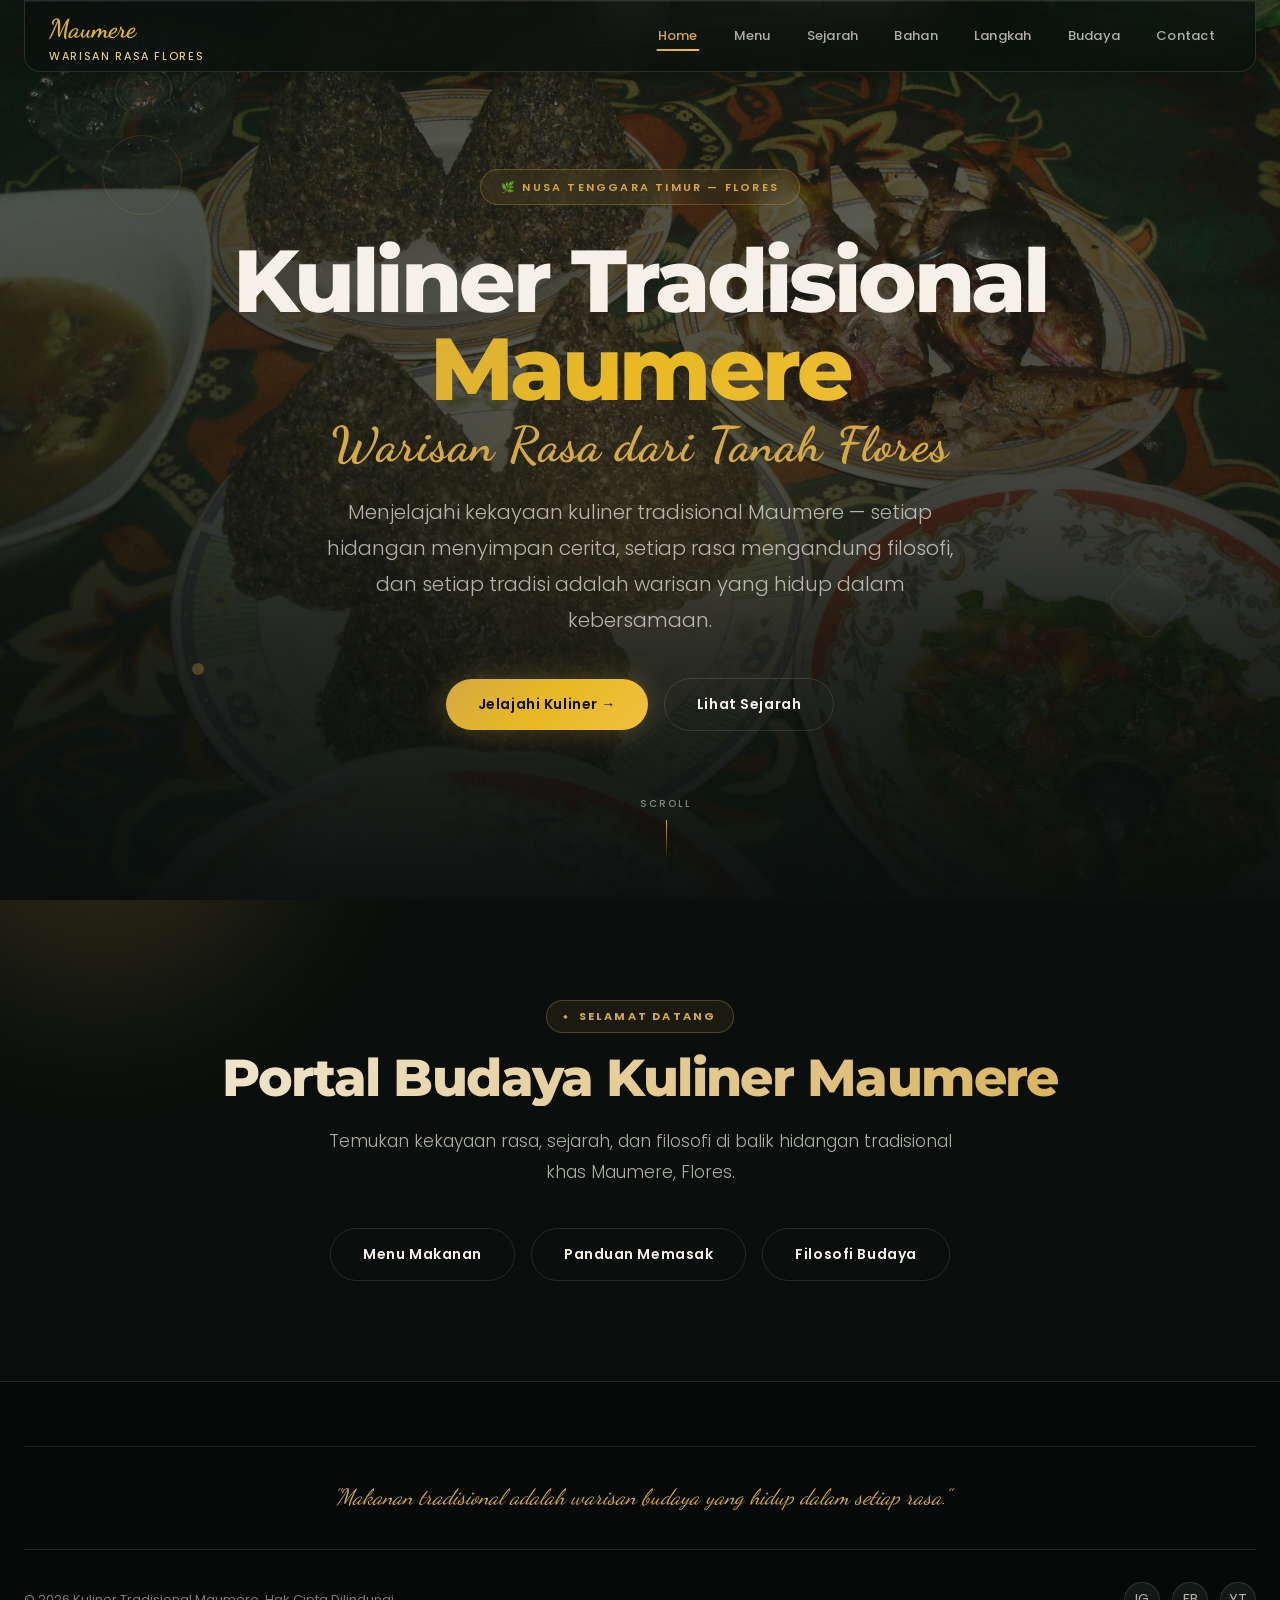
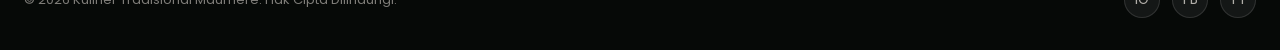
<file: index.html>
<!DOCTYPE html>
<html lang="id">
<head>
  <meta charset="UTF-8">
  <meta name="viewport" content="width=device-width, initial-scale=1.0">
  <title>Kuliner Tradisional Maumere</title>
  <link rel="stylesheet" href="style.css">
  <link href="https://fonts.googleapis.com/css2?family=Dancing+Script:wght@400;700&family=Poppins:wght@300;400;600;700;800&family=Montserrat:wght@300;600;700;800;900&display=swap" rel="stylesheet">
</head>
<body>
  <div class="floating-orb floating-orb-1"></div>
  <div class="floating-orb floating-orb-2"></div>
  <div class="floating-orb floating-orb-3"></div>

  <nav class="navbar">
    <div class="navbar-inner">
      <a href="index.html" class="navbar-logo">Maumere<span>Warisan Rasa Flores</span></a>
      <input type="checkbox" id="nav-toggle" class="nav-toggle">
      <label for="nav-toggle" class="nav-toggle-label"><span></span><span></span><span></span></label>
      <div class="navbar-menu">
        <a href="index.html" class="active">Home</a>
        <a href="menu.html">Menu</a>
        <a href="sejarah.html">Sejarah</a>
        <a href="bahan.html">Bahan</a>
        <a href="langkah.html">Langkah</a>
        <a href="budaya.html">Budaya</a>
        <a href="contact.html">Contact</a>
      </div>
    </div>
  </nav>

  <section class="hero">
    <div class="hero-bg"><img src="Foto.jpg" alt="Kuliner Maumere"></div>
    <div class="hero-overlay"></div>
    <div class="hero-glow"></div>
    <div class="hero-float hero-float-1"></div>
    <div class="hero-float hero-float-2"></div>
    <div class="hero-float hero-float-3"></div>
    <div class="hero-float hero-float-4"></div>

    <div class="hero-content">
      <div class="hero-badge">🌿 Nusa Tenggara Timur — Flores</div>
      <h1 class="hero-title">
        <span class="line-1">Kuliner Tradisional</span>
        <span class="line-2">Maumere</span>
        <span class="line-script">Warisan Rasa dari Tanah Flores</span>
      </h1>
      <p class="hero-desc">Menjelajahi kekayaan kuliner tradisional Maumere — setiap hidangan menyimpan cerita, setiap rasa mengandung filosofi, dan setiap tradisi adalah warisan yang hidup dalam kebersamaan.</p>
      <div class="hero-buttons">
        <a href="menu.html" class="btn btn-primary">Jelajahi Kuliner →</a>
        <a href="sejarah.html" class="btn btn-outline">Lihat Sejarah</a>
      </div>
    </div>
    <div class="hero-scroll"><span>Scroll</span><div class="scroll-line"></div></div>
  </section>

  <section class="section">
    <div class="section-container" style="text-align: center;">
      <div class="section-label">Selamat Datang</div>
      <h2 class="section-title">Portal Budaya Kuliner Maumere</h2>
      <p class="section-subtitle" style="margin: 0 auto 40px;">Temukan kekayaan rasa, sejarah, dan filosofi di balik hidangan tradisional khas Maumere, Flores.</p>
      <div style="display: flex; flex-wrap: wrap; gap: 16px; justify-content: center;">
        <a href="menu.html" class="btn btn-outline">Menu Makanan</a>
        <a href="langkah.html" class="btn btn-outline">Panduan Memasak</a>
        <a href="budaya.html" class="btn btn-outline">Filosofi Budaya</a>
      </div>
    </div>
  </section>

  <footer class="footer">
    <div class="footer-inner">
      <div class="footer-quote"><p>"Makanan tradisional adalah warisan budaya yang hidup dalam setiap rasa."</p></div>
      <div class="footer-bottom">
        <p>&copy; 2026 Kuliner Tradisional Maumere. Hak Cipta Dilindungi.</p>
        <div class="footer-social"><a href="#">IG</a><a href="#">FB</a><a href="#">YT</a></div>
      </div>
    </div>
  </footer>
</body>
</html>
</file>
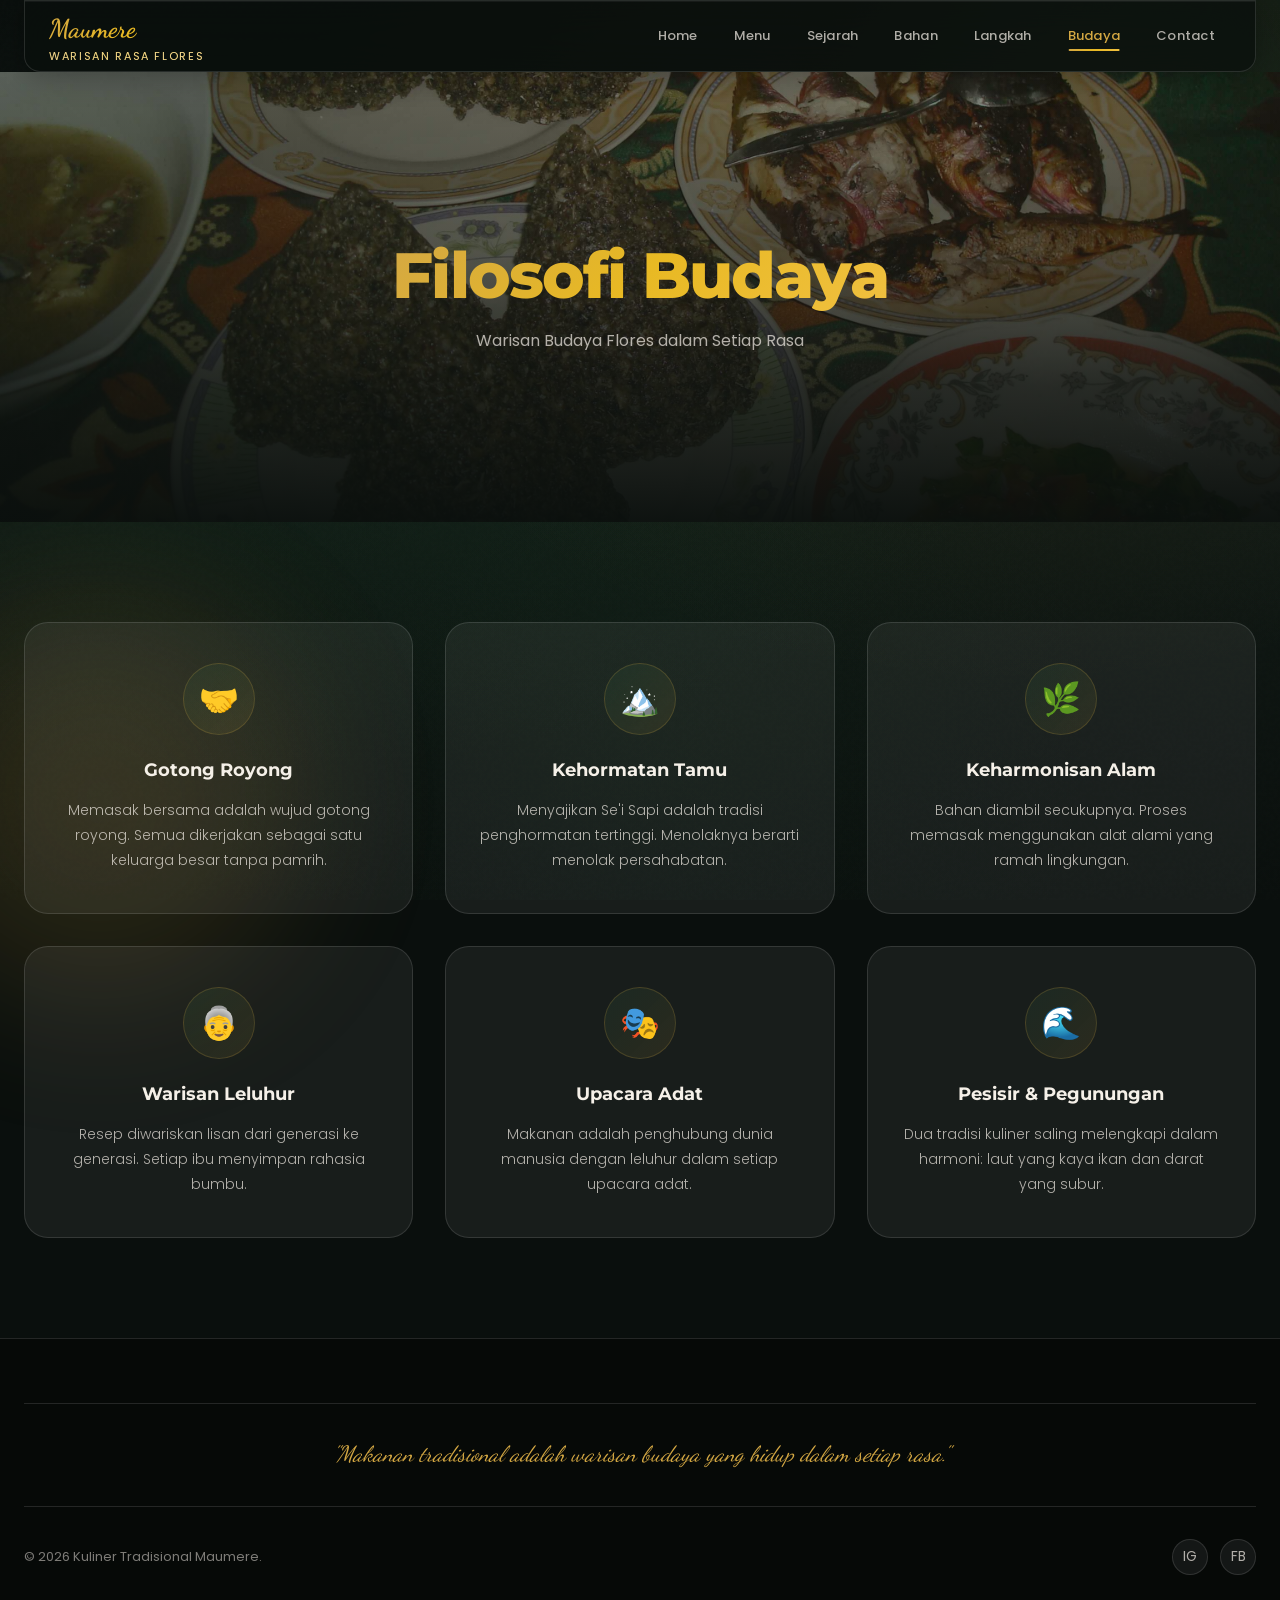
<file: budaya.html>
<!DOCTYPE html>
<html lang="id">
<head>
  <meta charset="UTF-8">
  <meta name="viewport" content="width=device-width, initial-scale=1.0">
  <title>Budaya - Kuliner Maumere</title>
  <link rel="stylesheet" href="style.css">
  <link href="https://fonts.googleapis.com/css2?family=Dancing+Script:wght@400;700&family=Poppins:wght@300;400;600;700;800&family=Montserrat:wght@300;600;700;800;900&display=swap" rel="stylesheet">
</head>
<body>
  <div class="floating-orb floating-orb-1"></div><div class="floating-orb floating-orb-2"></div>
  <nav class="navbar">
    <div class="navbar-inner">
      <a href="index.html" class="navbar-logo">Maumere<span>Warisan Rasa Flores</span></a>
      <input type="checkbox" id="nav-toggle" class="nav-toggle">
      <label for="nav-toggle" class="nav-toggle-label"><span></span><span></span><span></span></label>
      <div class="navbar-menu">
        <a href="index.html">Home</a><a href="menu.html">Menu</a><a href="sejarah.html">Sejarah</a><a href="bahan.html">Bahan</a><a href="langkah.html">Langkah</a><a href="budaya.html" class="active">Budaya</a><a href="contact.html">Contact</a>
      </div>
    </div>
  </nav>

  <section class="page-hero">
    <div class="hero-bg"><img src="Foto.jpg" alt="Budaya"></div>
    <div class="hero-overlay"></div>
    <div class="page-hero-content">
      <h1 class="page-hero-title">Filosofi Budaya</h1>
      <p style="color: var(--text-secondary);">Warisan Budaya Flores dalam Setiap Rasa</p>
    </div>
  </section>

  <section class="section">
    <div class="section-container">
      <div class="culture-grid">
        <div class="culture-card">
          <div class="culture-icon">🤝</div>
          <h3>Gotong Royong</h3>
          <p>Memasak bersama adalah wujud gotong royong. Semua dikerjakan sebagai satu keluarga besar tanpa pamrih.</p>
        </div>
        <div class="culture-card">
          <div class="culture-icon">🏔️</div>
          <h3>Kehormatan Tamu</h3>
          <p>Menyajikan Se'i Sapi adalah tradisi penghormatan tertinggi. Menolaknya berarti menolak persahabatan.</p>
        </div>
        <div class="culture-card">
          <div class="culture-icon">🌿</div>
          <h3>Keharmonisan Alam</h3>
          <p>Bahan diambil secukupnya. Proses memasak menggunakan alat alami yang ramah lingkungan.</p>
        </div>
        <div class="culture-card">
          <div class="culture-icon">👵</div>
          <h3>Warisan Leluhur</h3>
          <p>Resep diwariskan lisan dari generasi ke generasi. Setiap ibu menyimpan rahasia bumbu.</p>
        </div>
        <div class="culture-card">
          <div class="culture-icon">🎭</div>
          <h3>Upacara Adat</h3>
          <p>Makanan adalah penghubung dunia manusia dengan leluhur dalam setiap upacara adat.</p>
        </div>
        <div class="culture-card">
          <div class="culture-icon">🌊</div>
          <h3>Pesisir & Pegunungan</h3>
          <p>Dua tradisi kuliner saling melengkapi dalam harmoni: laut yang kaya ikan dan darat yang subur.</p>
        </div>
      </div>
    </div>
  </section>

  <footer class="footer">
    <div class="footer-inner"><div class="footer-quote"><p>"Makanan tradisional adalah warisan budaya yang hidup dalam setiap rasa."</p></div><div class="footer-bottom"><p>&copy; 2026 Kuliner Tradisional Maumere.</p><div class="footer-social"><a href="#">IG</a><a href="#">FB</a></div></div></div>
  </footer>
</body>
</html>
</file>
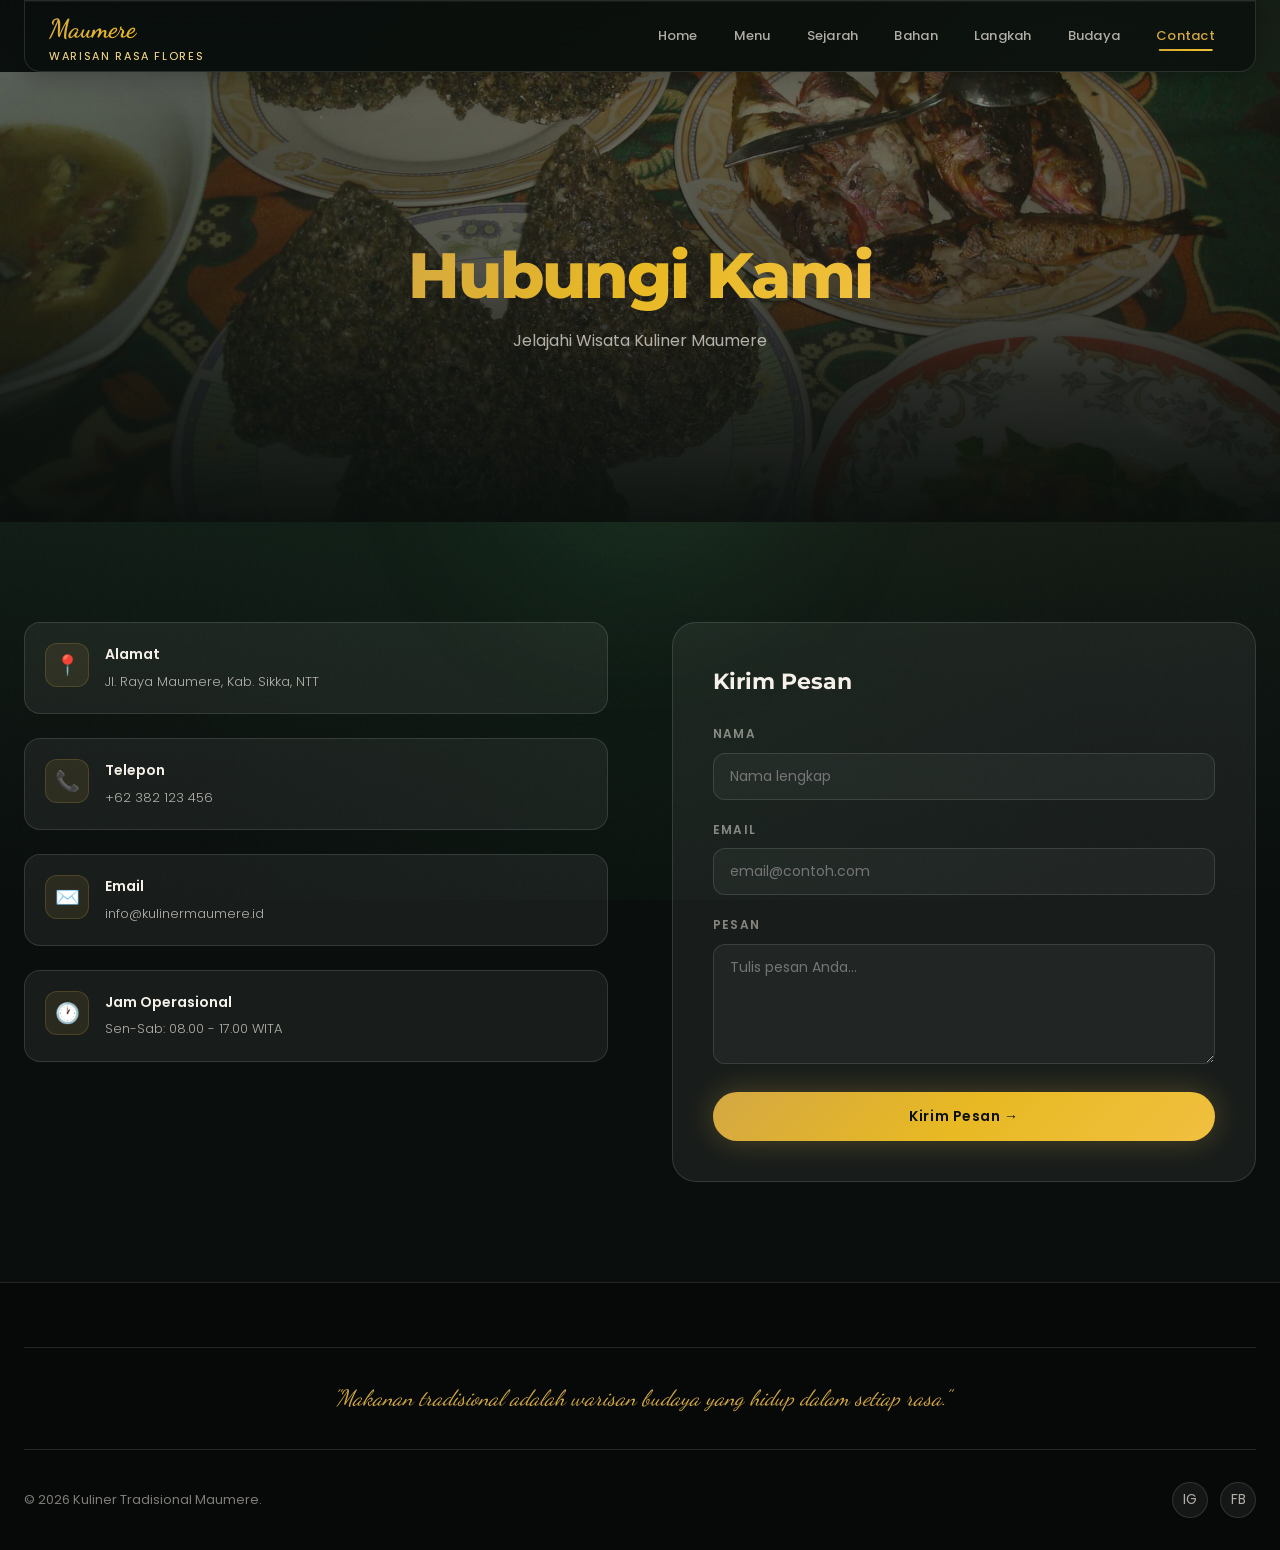
<file: contact.html>
<!DOCTYPE html>
<html lang="id">
<head>
  <meta charset="UTF-8">
  <meta name="viewport" content="width=device-width, initial-scale=1.0">
  <title>Contact - Kuliner Maumere</title>
  <link rel="stylesheet" href="style.css">
  <link href="https://fonts.googleapis.com/css2?family=Dancing+Script:wght@400;700&family=Poppins:wght@300;400;600;700;800&family=Montserrat:wght@300;600;700;800;900&display=swap" rel="stylesheet">
</head>
<body>
  <div class="floating-orb floating-orb-1"></div><div class="floating-orb floating-orb-3"></div>
  <nav class="navbar">
    <div class="navbar-inner">
      <a href="index.html" class="navbar-logo">Maumere<span>Warisan Rasa Flores</span></a>
      <input type="checkbox" id="nav-toggle" class="nav-toggle">
      <label for="nav-toggle" class="nav-toggle-label"><span></span><span></span><span></span></label>
      <div class="navbar-menu">
        <a href="index.html">Home</a><a href="menu.html">Menu</a><a href="sejarah.html">Sejarah</a><a href="bahan.html">Bahan</a><a href="langkah.html">Langkah</a><a href="budaya.html">Budaya</a><a href="contact.html" class="active">Contact</a>
      </div>
    </div>
  </nav>

  <section class="page-hero">
    <div class="hero-bg"><img src="Foto.jpg" alt="Contact"></div>
    <div class="hero-overlay"></div>
    <div class="page-hero-content">
      <h1 class="page-hero-title">Hubungi Kami</h1>
      <p style="color: var(--text-secondary);">Jelajahi Wisata Kuliner Maumere</p>
    </div>
  </section>

  <section class="section">
    <div class="section-container">
      <div class="contact-grid">
        <div class="contact-info">
          <div class="contact-item">
            <div class="contact-item-icon">📍</div>
            <div><h4>Alamat</h4><p>Jl. Raya Maumere, Kab. Sikka, NTT</p></div>
          </div>
          <div class="contact-item">
            <div class="contact-item-icon">📞</div>
            <div><h4>Telepon</h4><p>+62 382 123 456</p></div>
          </div>
          <div class="contact-item">
            <div class="contact-item-icon">✉️</div>
            <div><h4>Email</h4><p>info@kulinermaumere.id</p></div>
          </div>
          <div class="contact-item">
            <div class="contact-item-icon">🕐</div>
            <div><h4>Jam Operasional</h4><p>Sen-Sab: 08.00 - 17.00 WITA</p></div>
          </div>
        </div>
        <div class="contact-form">
          <h3>Kirim Pesan</h3>
          <form action="#">
            <div class="form-group">
              <label>Nama</label>
              <input type="text" placeholder="Nama lengkap">
            </div>
            <div class="form-group">
              <label>Email</label>
              <input type="email" placeholder="email@contoh.com">
            </div>
            <div class="form-group">
              <label>Pesan</label>
              <textarea placeholder="Tulis pesan Anda..."></textarea>
            </div>
            <button type="submit" class="btn btn-primary" style="width:100%; justify-content:center;">Kirim Pesan →</button>
          </form>
        </div>
      </div>
    </div>
  </section>

  <footer class="footer">
    <div class="footer-inner"><div class="footer-quote"><p>"Makanan tradisional adalah warisan budaya yang hidup dalam setiap rasa."</p></div><div class="footer-bottom"><p>&copy; 2026 Kuliner Tradisional Maumere.</p><div class="footer-social"><a href="#">IG</a><a href="#">FB</a></div></div></div>
  </footer>
</body>
</html>
</file>
<file: style.css>
/* ══════════════════════════════════════════
   CSS CUSTOM PROPERTIES
══════════════════════════════════════════ */
:root {
  --hijau-tua: #1a472a;
  --hijau-tropis: #2d5a3f;
  --hijau-daun: #3a7d4e;
  --emas-hangat: #d4a843;
  --emas-cerah: #e8b923;
  --kuning-keemasan: #f0c040;
  --krem: #f5e6d0;
  --coklat-kayu: #5c3d2e;
  --coklat-terang: #8b6f47;
  --putih-transparan: rgba(255,255,255,0.1);
  --gelap-elegan: #0a0f0d;
  --gelap-bg: #111a15;
  --gelap-card: #1a2520;
  --glass-bg: rgba(255,255,255,0.06);
  --glass-border: rgba(255,255,255,0.12);
  --glass-shadow: rgba(0,0,0,0.3);
  --text-primary: #f5f0e8;
  --text-secondary: rgba(245,240,232,0.7);
  --text-muted: rgba(245,240,232,0.5);
  --accent: #d4a843;
  --gradient-emas: linear-gradient(135deg, #d4a843, #e8b923, #f0c040);
  --gradient-hijau: linear-gradient(135deg, #1a472a, #2d5a3f, #3a7d4e);
  --gradient-gelap: linear-gradient(180deg, #0a0f0d, #111a15, #0a0f0d);
  --radius-sm: 8px; --radius-md: 12px; --radius-lg: 16px; --radius-xl: 24px; --radius-full: 9999px;
  --transition-smooth: all 0.4s cubic-bezier(0.4, 0, 0.2, 1);
  --transition-bounce: all 0.5s cubic-bezier(0.34, 1.56, 0.64, 1);
}

*, *::before, *::after { margin: 0; padding: 0; box-sizing: border-box; }
html { scroll-behavior: smooth; font-size: 16px; overflow-x: hidden; }
body {
  font-family: 'Poppins', 'Montserrat', sans-serif;
  background: var(--gelap-elegan);
  color: var(--text-primary);
  line-height: 1.7;
  overflow-x: hidden;
}
img { max-width: 100%; display: block; }
a { text-decoration: none; color: inherit; }
ul { list-style: none; }

body::before {
  content: ''; position: fixed; top: 0; left: 0; width: 100%; height: 100%;
  background: radial-gradient(ellipse at 20% 50%, rgba(26,71,42,0.15) 0%, transparent 50%),
              radial-gradient(ellipse at 80% 20%, rgba(212,168,67,0.08) 0%, transparent 50%),
              radial-gradient(ellipse at 50% 80%, rgba(26,71,42,0.1) 0%, transparent 50%),
              var(--gradient-gelap);
  z-index: -2;
}
body::after {
  content: ''; position: fixed; top: 0; left: 0; width: 100%; height: 100%;
  background-image: url("data:image/svg+xml,%3Csvg viewBox='0 0 256 256' xmlns='http://www.w3.org/2000/svg'%3E%3Cfilter id='noise'%3E%3CfeTurbulence type='fractalNoise' baseFrequency='0.9' numOctaves='4' stitchTiles='stitch'/%3E%3C/filter%3E%3Crect width='100%25' height='100%25' filter='url(%23noise)' opacity='0.03'/%3E%3C/svg%3E");
  opacity: 0.4; z-index: -1; pointer-events: none;
}

.floating-orb { position: fixed; border-radius: 50%; pointer-events: none; z-index: 0; filter: blur(80px); opacity: 0.15; }
.floating-orb-1 { width: 500px; height: 500px; background: var(--hijau-tropis); top: -150px; right: -150px; animation: floatOrb1 20s ease-in-out infinite; }
.floating-orb-2 { width: 400px; height: 400px; background: var(--emas-hangat); bottom: -100px; left: -100px; animation: floatOrb2 25s ease-in-out infinite; }
.floating-orb-3 { width: 300px; height: 300px; background: var(--hijau-daun); top: 50%; left: 50%; transform: translate(-50%, -50%); animation: floatOrb3 18s ease-in-out infinite; }
@keyframes floatOrb1 { 0%, 100% { transform: translate(0, 0) scale(1); } 33% { transform: translate(-80px, 60px) scale(1.1); } 66% { transform: translate(40px, -40px) scale(0.95); } }
@keyframes floatOrb2 { 0%, 100% { transform: translate(0, 0) scale(1); } 33% { transform: translate(60px, -80px) scale(1.05); } 66% { transform: translate(-40px, 40px) scale(0.9); } }
@keyframes floatOrb3 { 0%, 100% { transform: translate(-50%, -50%) scale(1); } 50% { transform: translate(-50%, -50%) scale(1.2); } }

.section { padding: 100px 24px; position: relative; z-index: 1; }
.section-container { max-width: 1280px; margin: 0 auto; }
.section-label { display: inline-flex; align-items: center; gap: 8px; font-size: 11px; font-weight: 700; text-transform: uppercase; letter-spacing: 0.2em; color: var(--emas-hangat); margin-bottom: 16px; padding: 6px 16px; border: 1px solid rgba(212,168,67,0.3); border-radius: var(--radius-full); background: rgba(212,168,67,0.08); }
.section-label::before { content: '◆'; font-size: 8px; }
.section-title { font-family: 'Montserrat', sans-serif; font-size: clamp(32px, 5vw, 52px); font-weight: 800; line-height: 1.1; letter-spacing: -0.03em; margin-bottom: 20px; background: linear-gradient(135deg, var(--text-primary), var(--emas-hangat)); -webkit-background-clip: text; -webkit-text-fill-color: transparent; background-clip: text; }
.section-subtitle { font-size: 17px; font-weight: 300; color: var(--text-secondary); max-width: 640px; line-height: 1.8; }
.section-header { text-align: center; margin-bottom: 64px; }
.section-header .section-subtitle { margin: 0 auto; }
.divider-emas { width: 60px; height: 3px; background: var(--gradient-emas); border-radius: 2px; margin: 20px auto 0; }

/* NAVBAR */
.navbar { position: fixed; top: 0; left: 0; width: 100%; z-index: 1000; padding: 0 24px; transition: var(--transition-smooth); }
.navbar-inner { max-width: 1280px; margin: 0 auto; display: flex; align-items: center; justify-content: space-between; height: 72px; padding: 0 24px; background: rgba(10,15,13,0.75); backdrop-filter: blur(24px); -webkit-backdrop-filter: blur(24px); border: 1px solid var(--glass-border); border-radius: 0 0 var(--radius-lg) var(--radius-lg); box-shadow: 0 4px 30px rgba(0,0,0,0.3), inset 0 1px 0 rgba(255,255,255,0.05); }
.navbar-logo { font-family: 'Dancing Script', cursive; font-size: 26px; font-weight: 700; background: var(--gradient-emas); -webkit-background-clip: text; -webkit-text-fill-color: transparent; background-clip: text; }
.navbar-logo span { font-family: 'Poppins', sans-serif; font-size: 11px; font-weight: 400; letter-spacing: 0.15em; text-transform: uppercase; display: block; -webkit-text-fill-color: var(--text-muted); margin-top: -4px; }
.nav-toggle { display: none; }
.nav-toggle-label { display: none; cursor: pointer; flex-direction: column; gap: 5px; padding: 8px; z-index: 1001; }
.nav-toggle-label span { display: block; width: 24px; height: 2px; background: var(--text-primary); border-radius: 2px; transition: var(--transition-smooth); }
.navbar-menu { display: flex; align-items: center; gap: 4px; }
.navbar-menu a { font-size: 13px; font-weight: 500; color: var(--text-secondary); padding: 8px 16px; border-radius: var(--radius-full); transition: var(--transition-smooth); position: relative; letter-spacing: 0.02em; }
.navbar-menu a::after { content: ''; position: absolute; bottom: 4px; left: 50%; width: 0; height: 2px; background: var(--gradient-emas); border-radius: 2px; transition: var(--transition-smooth); transform: translateX(-50%); }
.navbar-menu a:hover { color: var(--emas-hangat); }
.navbar-menu a:hover::after { width: 60%; }
.navbar-menu a.active { color: var(--emas-hangat); }
.navbar-menu a.active::after { width: 60%; }

/* HERO (HOME) */
.hero { position: relative; min-height: 100vh; display: flex; align-items: center; justify-content: center; overflow: hidden; }
.hero-bg { position: absolute; top: 0; left: 0; width: 100%; height: 100%; z-index: 0; }
.hero-bg img { width: 100%; height: 100%; object-fit: cover; animation: heroZoom 30s ease-in-out infinite alternate; }
@keyframes heroZoom { 0% { transform: scale(1); } 100% { transform: scale(1.08); } }
.hero-overlay { position: absolute; top: 0; left: 0; width: 100%; height: 100%; background: linear-gradient(180deg, rgba(10,15,13,0.4) 0%, rgba(10,15,13,0.6) 40%, rgba(10,15,13,0.85) 70%, rgba(10,15,13,0.98) 100%), linear-gradient(135deg, rgba(26,71,42,0.3), rgba(212,168,67,0.1)); z-index: 1; }
.hero-glow { position: absolute; bottom: 20%; left: 50%; transform: translateX(-50%); width: 600px; height: 400px; background: radial-gradient(ellipse, rgba(212,168,67,0.12), transparent 70%); filter: blur(60px); z-index: 2; pointer-events: none; }
.hero-content { position: relative; z-index: 3; text-align: center; max-width: 900px; padding: 0 24px; }
.hero-badge { display: inline-flex; align-items: center; gap: 8px; font-size: 11px; font-weight: 600; text-transform: uppercase; letter-spacing: 0.2em; color: var(--emas-hangat); padding: 8px 20px; border: 1px solid rgba(212,168,67,0.3); border-radius: var(--radius-full); background: rgba(212,168,67,0.08); backdrop-filter: blur(12px); margin-bottom: 32px; animation: fadeInUp 1s ease-out 0.3s both; }
.hero-title { font-family: 'Montserrat', sans-serif; font-size: clamp(40px, 8vw, 88px); font-weight: 800; line-height: 1.0; letter-spacing: -0.04em; margin-bottom: 24px; animation: fadeInUp 1s ease-out 0.5s both; }
.hero-title .line-1 { display: block; color: var(--text-primary); }
.hero-title .line-2 { display: block; background: var(--gradient-emas); -webkit-background-clip: text; -webkit-text-fill-color: transparent; background-clip: text; }
.hero-title .line-script { font-family: 'Dancing Script', cursive; font-weight: 700; font-size: 0.55em; display: block; color: var(--emas-hangat); -webkit-text-fill-color: var(--emas-hangat); margin-top: 8px; letter-spacing: 0.02em; }
.hero-desc { font-size: clamp(16px, 2vw, 20px); font-weight: 300; color: var(--text-secondary); max-width: 640px; margin: 0 auto 40px; line-height: 1.8; animation: fadeInUp 1s ease-out 0.7s both; }
.hero-buttons { display: flex; align-items: center; justify-content: center; gap: 16px; flex-wrap: wrap; animation: fadeInUp 1s ease-out 0.9s both; }
.btn { display: inline-flex; align-items: center; gap: 8px; font-family: 'Poppins', sans-serif; font-size: 14px; font-weight: 600; letter-spacing: 0.04em; padding: 14px 32px; border-radius: var(--radius-full); border: none; cursor: pointer; transition: var(--transition-smooth); position: relative; overflow: hidden; }
.btn-primary { background: var(--gradient-emas); color: #0a0f0d; box-shadow: 0 0 30px rgba(212,168,67,0.3); }
.btn-primary:hover { transform: translateY(-3px) scale(1.03); box-shadow: 0 0 50px rgba(212,168,67,0.5), 0 10px 40px rgba(212,168,67,0.2); }
.btn-primary::before { content: ''; position: absolute; top: 0; left: -100%; width: 100%; height: 100%; background: linear-gradient(90deg, transparent, rgba(255,255,255,0.3), transparent); transition: 0.6s; }
.btn-primary:hover::before { left: 100%; }
.btn-outline { background: transparent; color: var(--text-primary); border: 1px solid var(--glass-border); backdrop-filter: blur(12px); }
.btn-outline:hover { background: rgba(255,255,255,0.08); border-color: var(--emas-hangat); color: var(--emas-hangat); transform: translateY(-3px); box-shadow: 0 0 30px rgba(212,168,67,0.15); }
.hero-float { position: absolute; z-index: 2; pointer-events: none; }
.hero-float-1 { top: 15%; left: 8%; width: 80px; height: 80px; border: 1px solid rgba(212,168,67,0.15); border-radius: 50%; animation: heroFloat 8s ease-in-out infinite; }
.hero-float-2 { top: 25%; right: 10%; width: 40px; height: 40px; background: rgba(212,168,67,0.1); border-radius: 50%; animation: heroFloat 6s ease-in-out infinite reverse; }
.hero-float-3 { bottom: 25%; left: 15%; width: 12px; height: 12px; background: var(--emas-hangat); border-radius: 50%; opacity: 0.3; animation: heroFloat 5s ease-in-out infinite; }
.hero-float-4 { bottom: 30%; right: 8%; width: 60px; height: 60px; border: 1px solid rgba(58,125,78,0.2); border-radius: var(--radius-md); transform: rotate(45deg); animation: heroFloat 10s ease-in-out infinite; }
@keyframes heroFloat { 0%, 100% { transform: translateY(0) rotate(0deg); opacity: 0.3; } 50% { transform: translateY(-20px) rotate(5deg); opacity: 0.6; } }
@keyframes fadeInUp { from { opacity: 0; transform: translateY(30px); } to { opacity: 1; transform: translateY(0); } }
.hero-scroll { position: absolute; bottom: 40px; left: 50%; transform: translateX(-50%); z-index: 3; display: flex; flex-direction: column; align-items: center; gap: 8px; animation: fadeInUp 1s ease-out 1.2s both; }
.hero-scroll span { font-size: 10px; font-weight: 500; letter-spacing: 0.2em; text-transform: uppercase; color: var(--text-muted); }
.scroll-line { width: 1px; height: 40px; background: linear-gradient(to bottom, var(--emas-hangat), transparent); animation: scrollPulse 2s ease-in-out infinite; }
@keyframes scrollPulse { 0%, 100% { opacity: 1; transform: scaleY(1); } 50% { opacity: 0.3; transform: scaleY(0.6); } }

/* PAGE HERO (Inner Pages) */
.page-hero { position: relative; height: 50vh; min-height: 400px; display: flex; align-items: center; justify-content: center; overflow: hidden; margin-top: 72px; }
.page-hero .hero-bg img { animation: none; }
.page-hero-content { position: relative; z-index: 3; text-align: center; animation: fadeInUp 0.8s ease-out; }
.page-hero-title { font-family: 'Montserrat', sans-serif; font-size: clamp(36px, 6vw, 64px); font-weight: 800; line-height: 1.1; letter-spacing: -0.03em; background: var(--gradient-emas); -webkit-background-clip: text; -webkit-text-fill-color: transparent; background-clip: text; margin-bottom: 16px; }

/* FOOD CARDS */
.food-grid { display: grid; grid-template-columns: repeat(auto-fill, minmax(360px, 1fr)); gap: 32px; }
.food-card { background: var(--glass-bg); border: 1px solid var(--glass-border); border-radius: var(--radius-xl); overflow: hidden; transition: var(--transition-smooth); position: relative; }
.food-card::before { content: ''; position: absolute; top: 0; left: 0; width: 100%; height: 100%; background: linear-gradient(135deg, rgba(212,168,67,0.05), transparent, rgba(45,90,63,0.05)); opacity: 0; transition: var(--transition-smooth); z-index: 0; border-radius: var(--radius-xl); }
.food-card:hover { transform: translateY(-8px); border-color: rgba(212,168,67,0.3); box-shadow: 0 20px 60px rgba(0,0,0,0.4), 0 0 40px rgba(212,168,67,0.08), inset 0 1px 0 rgba(255,255,255,0.08); }
.food-card:hover::before { opacity: 1; }
.food-card-img { position: relative; height: 240px; overflow: hidden; }
.food-card-img img { width: 100%; height: 100%; object-fit: cover; transition: transform 0.7s cubic-bezier(0.4, 0, 0.2, 1); }
.food-card:hover .food-card-img img { transform: scale(1.1); }
.food-card-img::after { content: ''; position: absolute; bottom: 0; left: 0; width: 100%; height: 50%; background: linear-gradient(to top, var(--gelap-card), transparent); }
.food-card-badge { position: absolute; top: 16px; left: 16px; font-size: 10px; font-weight: 700; text-transform: uppercase; letter-spacing: 0.15em; color: #0a0f0d; background: var(--gradient-emas); padding: 4px 12px; border-radius: var(--radius-full); z-index: 2; }
.food-card-body { position: relative; z-index: 1; padding: 28px; }
.food-card-name { font-family: 'Montserrat', sans-serif; font-size: 22px; font-weight: 700; margin-bottom: 8px; color: var(--text-primary); }
.food-card-philosophy { font-family: 'Dancing Script', cursive; font-size: 16px; color: var(--emas-hangat); margin-bottom: 12px; font-style: italic; }
.food-card-history { font-size: 14px; font-weight: 300; color: var(--text-secondary); line-height: 1.7; margin-bottom: 20px; }
.food-card-ingredients { display: flex; flex-wrap: wrap; gap: 6px; margin-bottom: 16px; }
.food-card-ingredients span { font-size: 11px; font-weight: 500; padding: 4px 10px; border-radius: var(--radius-full); background: rgba(45,90,63,0.2); border: 1px solid rgba(45,90,63,0.3); color: var(--hijau-daun); transition: var(--transition-smooth); }
.food-card:hover .food-card-ingredients span { background: rgba(45,90,63,0.3); }
.food-card-steps { padding-top: 16px; border-top: 1px solid var(--glass-border); }
.food-card-steps-title { font-size: 12px; font-weight: 600; text-transform: uppercase; letter-spacing: 0.1em; color: var(--emas-hangat); margin-bottom: 12px; }
.food-card-steps ol { counter-reset: step; list-style: none; display: flex; flex-direction: column; gap: 8px; }
.food-card-steps li { counter-increment: step; display: flex; align-items: flex-start; gap: 10px; font-size: 13px; font-weight: 300; color: var(--text-secondary); }
.food-card-steps li::before { content: counter(step); flex-shrink: 0; width: 22px; height: 22px; display: flex; align-items: center; justify-content: center; font-size: 10px; font-weight: 700; color: var(--emas-hangat); background: rgba(212,168,67,0.12); border: 1px solid rgba(212,168,67,0.25); border-radius: 50%; }

/* HISTORY SECTION */
.history-section { background: radial-gradient(ellipse at 30% 50%, rgba(26,71,42,0.12) 0%, transparent 50%), transparent; }
.history-block { display: grid; grid-template-columns: 1fr 1fr; gap: 64px; align-items: center; margin-bottom: 80px; }
.history-block:nth-child(even) .history-img { order: 2; }
.history-block:nth-child(even) .history-text { order: 1; }
.history-img { position: relative; border-radius: var(--radius-xl); overflow: hidden; height: 400px; }
.history-img img { width: 100%; height: 100%; object-fit: cover; transition: transform 0.8s ease; }
.history-img:hover img { transform: scale(1.05); }
.history-img::after { content: ''; position: absolute; inset: 0; border: 1px solid var(--glass-border); border-radius: var(--radius-xl); pointer-events: none; }
.history-img-glow { position: absolute; bottom: -20px; left: 50%; transform: translateX(-50%); width: 80%; height: 60px; background: rgba(212,168,67,0.15); filter: blur(40px); border-radius: 50%; }
.history-text h3 { font-family: 'Montserrat', sans-serif; font-size: 28px; font-weight: 700; margin-bottom: 16px; color: var(--text-primary); }
.history-text .philo-quote { font-family: 'Dancing Script', cursive; font-size: 20px; color: var(--emas-hangat); margin-bottom: 20px; font-style: italic; padding-left: 20px; border-left: 3px solid var(--emas-hangat); }
.history-text p { font-size: 15px; font-weight: 300; color: var(--text-secondary); line-height: 1.9; margin-bottom: 12px; }

/* INGREDIENTS SECTION */
.ingredients-grid { display: grid; grid-template-columns: repeat(auto-fill, minmax(180px, 1fr)); gap: 20px; }
.ingredient-card { background: var(--glass-bg); border: 1px solid var(--glass-border); border-radius: var(--radius-lg); padding: 28px 20px; text-align: center; transition: var(--transition-bounce); position: relative; overflow: hidden; }
.ingredient-card::before { content: ''; position: absolute; top: -50%; left: -50%; width: 200%; height: 200%; background: radial-gradient(circle, rgba(212,168,67,0.06) 0%, transparent 60%); opacity: 0; transition: var(--transition-smooth); }
.ingredient-card:hover { transform: translateY(-8px); border-color: rgba(212,168,67,0.3); box-shadow: 0 12px 40px rgba(0,0,0,0.3), 0 0 20px rgba(212,168,67,0.08); }
.ingredient-card:hover::before { opacity: 1; }
.ingredient-icon { width: 56px; height: 56px; margin: 0 auto 16px; display: flex; align-items: center; justify-content: center; font-size: 28px; background: rgba(45,90,63,0.15); border: 1px solid rgba(45,90,63,0.25); border-radius: var(--radius-md); }
.ingredient-name { font-family: 'Montserrat', sans-serif; font-size: 14px; font-weight: 600; color: var(--text-primary); margin-bottom: 6px; }
.ingredient-desc { font-size: 12px; font-weight: 300; color: var(--text-muted); }

/* STEPS SECTION */
.steps-food-section { margin-bottom: 64px; }
.steps-food-header { display: flex; align-items: center; gap: 20px; margin-bottom: 32px; padding-bottom: 16px; border-bottom: 1px solid var(--glass-border); }
.steps-food-header img { width: 80px; height: 80px; border-radius: var(--radius-md); object-fit: cover; border: 2px solid rgba(212,168,67,0.3); }
.steps-food-header h3 { font-family: 'Montserrat', sans-serif; font-size: 24px; font-weight: 700; }
.steps-food-header p { font-size: 13px; color: var(--text-muted); font-style: italic; }
.steps-timeline { display: grid; grid-template-columns: repeat(auto-fill, minmax(260px, 1fr)); gap: 20px; }
.step-card { background: var(--glass-bg); border: 1px solid var(--glass-border); border-radius: var(--radius-lg); padding: 24px; position: relative; overflow: hidden; transition: var(--transition-smooth); }
.step-card::before { content: ''; position: absolute; top: 0; left: 0; width: 3px; height: 100%; background: var(--gradient-emas); opacity: 0; transition: var(--transition-smooth); }
.step-card:hover { transform: translateY(-4px); border-color: rgba(212,168,67,0.25); box-shadow: 0 8px 30px rgba(0,0,0,0.3); }
.step-card:hover::before { opacity: 1; }
.step-number { font-family: 'Montserrat', sans-serif; font-size: 48px; font-weight: 900; color: rgba(212,168,67,0.1); line-height: 1; margin-bottom: 8px; }
.step-card:hover .step-number { color: rgba(212,168,67,0.2); }
.step-title { font-family: 'Montserrat', sans-serif; font-size: 16px; font-weight: 600; color: var(--text-primary); margin-bottom: 8px; }
.step-desc { font-size: 13px; font-weight: 300; color: var(--text-secondary); line-height: 1.7; }
.deco-line { width: 1px; height: 80px; background: linear-gradient(to bottom, var(--emas-hangat), transparent); margin: 40px auto; }

/* CULTURE SECTION */
.culture-grid { display: grid; grid-template-columns: repeat(3, 1fr); gap: 32px; }
.culture-card { background: var(--glass-bg); border: 1px solid var(--glass-border); border-radius: var(--radius-xl); padding: 40px 32px; text-align: center; transition: var(--transition-smooth); position: relative; overflow: hidden; }
.culture-card::before { content: ''; position: absolute; top: 0; left: 0; width: 100%; height: 100%; background: linear-gradient(to bottom, rgba(212,168,67,0.05), transparent); opacity: 0; transition: var(--transition-smooth); }
.culture-card:hover { transform: translateY(-8px); border-color: rgba(212,168,67,0.25); box-shadow: 0 20px 50px rgba(0,0,0,0.3), 0 0 30px rgba(212,168,67,0.06); }
.culture-card:hover::before { opacity: 1; }
.culture-icon { width: 72px; height: 72px; margin: 0 auto 20px; display: flex; align-items: center; justify-content: center; font-size: 32px; background: linear-gradient(135deg, rgba(45,90,63,0.2), rgba(212,168,67,0.1)); border: 1px solid rgba(212,168,67,0.2); border-radius: 50%; }
.culture-card h3 { font-family: 'Montserrat', sans-serif; font-size: 18px; font-weight: 700; margin-bottom: 12px; }
.culture-card p { font-size: 14px; font-weight: 300; color: var(--text-secondary); line-height: 1.8; }

/* CONTACT SECTION */
.contact-grid { display: grid; grid-template-columns: 1fr 1fr; gap: 64px; align-items: start; }
.contact-info { display: flex; flex-direction: column; gap: 24px; }
.contact-item { display: flex; align-items: flex-start; gap: 16px; padding: 20px; background: var(--glass-bg); border: 1px solid var(--glass-border); border-radius: var(--radius-lg); transition: var(--transition-smooth); }
.contact-item:hover { border-color: rgba(212,168,67,0.25); background: rgba(255,255,255,0.04); }
.contact-item-icon { width: 44px; height: 44px; display: flex; align-items: center; justify-content: center; font-size: 20px; background: rgba(212,168,67,0.1); border: 1px solid rgba(212,168,67,0.2); border-radius: var(--radius-md); flex-shrink: 0; }
.contact-item h4 { font-size: 14px; font-weight: 600; margin-bottom: 4px; }
.contact-item p { font-size: 13px; font-weight: 300; color: var(--text-secondary); }
.contact-form { background: var(--glass-bg); border: 1px solid var(--glass-border); border-radius: var(--radius-xl); padding: 40px; }
.contact-form h3 { font-family: 'Montserrat', sans-serif; font-size: 22px; font-weight: 700; margin-bottom: 24px; }
.form-group { margin-bottom: 20px; }
.form-group label { display: block; font-size: 12px; font-weight: 600; text-transform: uppercase; letter-spacing: 0.1em; color: var(--text-muted); margin-bottom: 8px; }
.form-group input, .form-group textarea { width: 100%; padding: 12px 16px; background: rgba(255,255,255,0.04); border: 1px solid var(--glass-border); border-radius: var(--radius-md); color: var(--text-primary); font-family: 'Poppins', sans-serif; font-size: 14px; outline: none; transition: var(--transition-smooth); }
.form-group input:focus, .form-group textarea:focus { border-color: rgba(212,168,67,0.5); box-shadow: 0 0 20px rgba(212,168,67,0.1); background: rgba(255,255,255,0.06); }
.form-group textarea { height: 120px; resize: vertical; }

/* FOOTER */
.footer { background: rgba(0,0,0,0.4); border-top: 1px solid var(--glass-border); padding: 64px 24px 32px; position: relative; z-index: 1; }
.footer-inner { max-width: 1280px; margin: 0 auto; }
.footer-top { display: grid; grid-template-columns: 2fr 1fr 1fr 1fr; gap: 48px; margin-bottom: 48px; }
.footer-brand { max-width: 300px; }
.footer-brand .navbar-logo { font-size: 28px; margin-bottom: 16px; display: block; }
.footer-brand p { font-size: 14px; font-weight: 300; color: var(--text-secondary); line-height: 1.8; }
.footer-col h4 { font-family: 'Montserrat', sans-serif; font-size: 13px; font-weight: 700; text-transform: uppercase; letter-spacing: 0.1em; color: var(--emas-hangat); margin-bottom: 20px; }
.footer-col ul { display: flex; flex-direction: column; gap: 10px; }
.footer-col a { font-size: 14px; font-weight: 300; color: var(--text-secondary); transition: var(--transition-smooth); }
.footer-col a:hover { color: var(--emas-hangat); padding-left: 4px; }
.footer-quote { text-align: center; padding: 32px 0; margin-bottom: 32px; border-top: 1px solid var(--glass-border); border-bottom: 1px solid var(--glass-border); }
.footer-quote p { font-family: 'Dancing Script', cursive; font-size: 22px; color: var(--emas-hangat); font-style: italic; }
.footer-bottom { display: flex; align-items: center; justify-content: space-between; flex-wrap: wrap; gap: 16px; }
.footer-bottom p { font-size: 13px; color: var(--text-muted); }
.footer-social { display: flex; gap: 12px; }
.footer-social a { width: 36px; height: 36px; display: flex; align-items: center; justify-content: center; font-size: 14px; background: var(--glass-bg); border: 1px solid var(--glass-border); border-radius: 50%; color: var(--text-secondary); transition: var(--transition-smooth); }
.footer-social a:hover { background: rgba(212,168,67,0.15); border-color: rgba(212,168,67,0.4); color: var(--emas-hangat); transform: translateY(-2px); }

/* RESPONSIVE */
@keyframes float { 0%, 100% { transform: translateY(0); } 50% { transform: translateY(-10px); } }
.animate-float { animation: float 6s ease-in-out infinite; }
.animate-float-delay { animation: float 6s ease-in-out infinite 2s; }

@media (max-width: 1024px) {
  .food-grid { grid-template-columns: repeat(auto-fill, minmax(320px, 1fr)); gap: 24px; }
  .history-block { grid-template-columns: 1fr; gap: 32px; }
  .history-block:nth-child(even) .history-img, .history-block:nth-child(even) .history-text { order: unset; }
  .culture-grid { grid-template-columns: repeat(2, 1fr); }
  .contact-grid { grid-template-columns: 1fr; gap: 40px; }
  .footer-top { grid-template-columns: 1fr 1fr; }
}
@media (max-width: 768px) {
  .nav-toggle-label { display: flex; }
  .navbar-menu { position: fixed; top: 0; right: 0; width: 280px; height: 100vh; flex-direction: column; align-items: flex-start; padding: 80px 24px 24px; background: rgba(10,15,13,0.95); backdrop-filter: blur(24px); border-left: 1px solid var(--glass-border); transform: translateX(100%); transition: var(--transition-smooth); gap: 0; }
  .nav-toggle:checked ~ .navbar-menu { transform: translateX(0); }
  .nav-toggle:checked ~ .nav-toggle-label span:nth-child(1) { transform: rotate(45deg) translate(5px, 5px); }
  .nav-toggle:checked ~ .nav-toggle-label span:nth-child(2) { opacity: 0; }
  .nav-toggle:checked ~ .nav-toggle-label span:nth-child(3) { transform: rotate(-45deg) translate(5px, -5px); }
  .navbar-menu a { width: 100%; padding: 12px 16px; font-size: 15px; }
  .food-grid { grid-template-columns: 1fr; }
  .ingredients-grid { grid-template-columns: repeat(2, 1fr); }
  .culture-grid { grid-template-columns: 1fr; }
  .steps-timeline { grid-template-columns: 1fr; }
  .footer-top { grid-template-columns: 1fr; gap: 32px; }
  .footer-bottom { flex-direction: column; text-align: center; }
  .section { padding: 64px 16px; }
  .hero-buttons { flex-direction: column; }
  .btn { width: 100%; justify-content: center; }
  .page-hero { height: 40vh; min-height: 300px; }
}
</file>
